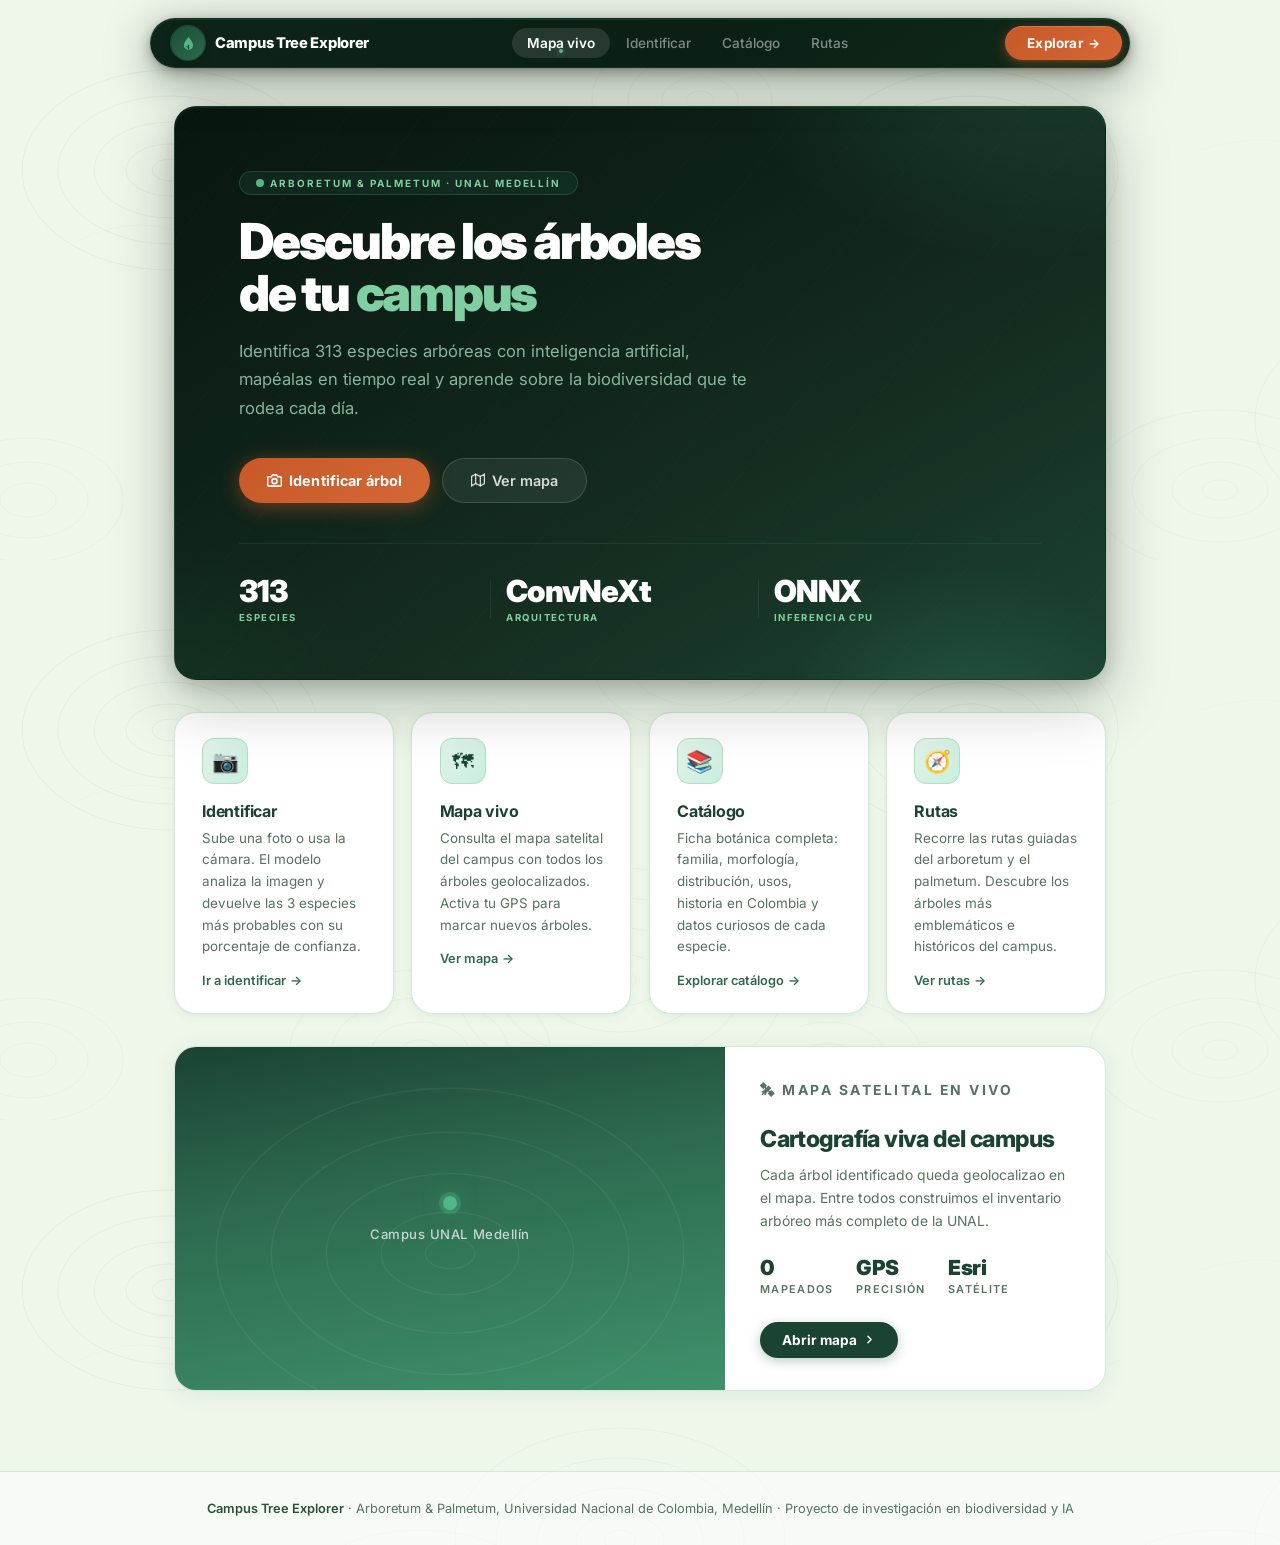
<file: app/navbar_component.html>
<!DOCTYPE html>
<html lang="es">
<head>
  <meta charset="UTF-8">
  <meta name="viewport" content="width=device-width, initial-scale=1.0">
  <title>Campus Tree Explorer — Navbar</title>
  <link rel="preconnect" href="https://fonts.googleapis.com">
  <link rel="preconnect" href="https://fonts.gstatic.com" crossorigin>
  <link href="https://fonts.googleapis.com/css2?family=Inter:wght@400;500;600;700;800;900&display=swap" rel="stylesheet">
  <style>
    *, *::before, *::after { box-sizing: border-box; margin: 0; padding: 0; }

    /* ═══════════════════════════════════════════════════════════
       TOKENS
    ═══════════════════════════════════════════════════════════ */
    :root {
      --nav-bg:        #0B1F14;
      --nav-border:    rgba(82,183,136,.12);
      --nav-glow:      rgba(82,183,136,.10);
      --link-active:   #ffffff;
      --link-idle:     rgba(255,255,255,.48);
      --link-hover:    rgba(255,255,255,.82);
      --link-bg-hover: rgba(255,255,255,.08);
      --link-bg-on:    rgba(255,255,255,.11);
      --dot:           #52B788;
      --cta:           #C85828;
      --cta-h:         #D96B35;
      --cta-shadow:    rgba(200,88,40,.42);
      --page-bg:       #EFF7EB;
      --topo:          %234a7c5f;   /* URL-encoded for SVG */
      --card-bg:       #ffffff;
      --card-bd:       #D3E8D8;
      --text-hi:       #1B4332;
      --text-mid:      #2D5038;
      --text-lo:       #567360;
      --forest-hero:   #0B1F14;
      --r-full:        999px;
      --r-xl:          22px;
      --r-lg:          16px;
      --r-md:          12px;
    }

    /* ═══════════════════════════════════════════════════════════
       PAGE — topographic background
    ═══════════════════════════════════════════════════════════ */
    body {
      font-family: 'Inter', -apple-system, BlinkMacSystemFont, sans-serif;
      -webkit-font-smoothing: antialiased;
      color: var(--text-hi);
      min-height: 100vh;
      /* Soft beige-green base */
      background-color: #EFF7EB;
      /* Topographic contour lines via tiled SVG */
      background-image: url("data:image/svg+xml,%3Csvg xmlns='http://www.w3.org/2000/svg' width='800' height='560'%3E%3Cg fill='none' stroke='%234a7c5f' stroke-width='0.8'%3E%3C!-- Hill A (centre-left) --%3E%3Cellipse cx='170' cy='170' rx='148' ry='100' opacity='.10'/%3E%3Cellipse cx='170' cy='170' rx='112' ry='74' opacity='.10'/%3E%3Cellipse cx='170' cy='170' rx='76' ry='48' opacity='.10'/%3E%3Cellipse cx='170' cy='170' rx='44' ry='26' opacity='.10'/%3E%3Cellipse cx='170' cy='170' rx='18' ry='11' opacity='.10'/%3E%3C!-- Hill B (lower-right) --%3E%3Cellipse cx='620' cy='420' rx='165' ry='112' opacity='.08'/%3E%3Cellipse cx='620' cy='420' rx='124' ry='82' opacity='.08'/%3E%3Cellipse cx='620' cy='420' rx='83' ry='52' opacity='.08'/%3E%3Cellipse cx='620' cy='420' rx='44' ry='26' opacity='.08'/%3E%3Cellipse cx='620' cy='420' rx='16' ry='10' opacity='.08'/%3E%3C!-- Hill C (upper-right) --%3E%3Cellipse cx='700' cy='100' rx='108' ry='72' opacity='.07'/%3E%3Cellipse cx='700' cy='100' rx='72' ry='46' opacity='.07'/%3E%3Cellipse cx='700' cy='100' rx='38' ry='23' opacity='.07'/%3E%3Cellipse cx='700' cy='100' rx='14' ry='9' opacity='.07'/%3E%3C!-- Hill D (lower-left edge) --%3E%3Cellipse cx='28' cy='500' rx='95' ry='62' opacity='.065'/%3E%3Cellipse cx='28' cy='500' rx='60' ry='38' opacity='.065'/%3E%3Cellipse cx='28' cy='500' rx='28' ry='17' opacity='.065'/%3E%3C!-- Hill E (mid) --%3E%3Cellipse cx='420' cy='490' rx='130' ry='80' opacity='.07'/%3E%3Cellipse cx='420' cy='490' rx='88' ry='52' opacity='.07'/%3E%3Cellipse cx='420' cy='490' rx='48' ry='28' opacity='.07'/%3E%3Cellipse cx='420' cy='490' rx='18' ry='10' opacity='.07'/%3E%3C!-- Contour cross-lines --%3E%3Cpath d='M80 240 Q140 210 200 240 Q260 270 320 240' stroke-width='0.6' opacity='.05'/%3E%3Cpath d='M400 150 Q460 130 520 150 Q580 170 640 150' stroke-width='0.6' opacity='.05'/%3E%3C/g%3E%3C/svg%3E");
      background-size: 800px 560px;
    }

    /* ═══════════════════════════════════════════════════════════
       NAVBAR OUTER WRAPPER
    ═══════════════════════════════════════════════════════════ */
    .nav-outer {
      position: sticky;
      top: 18px;
      z-index: 200;
      padding: 0 1.5rem;
    }

    /* ─── Capsule shell ─────────────────────────────────────── */
    .nav-capsule {
      max-width: 980px;
      margin: 0 auto;
      background: linear-gradient(145deg, #0D2419 0%, #0B1F14 55%, #0F2A1A 100%);
      border-radius: var(--r-full);
      padding: 7px 7px 7px 20px;
      display: flex;
      align-items: center;
      justify-content: space-between;
      gap: 8px;
      border: 1px solid var(--nav-border);
      box-shadow:
        0 12px 48px rgba(6,18,10,.40),
        0  4px 14px rgba(6,18,10,.28),
        0  1px  3px rgba(6,18,10,.18),
        inset 0 1px 0 rgba(82,183,136,.13);
      /* subtle inner glow */
      backdrop-filter: blur(12px);
    }

    /* ─── Brand ─────────────────────────────────────────────── */
    .nav-brand {
      display: flex;
      align-items: center;
      gap: 10px;
      text-decoration: none;
      flex-shrink: 0;
    }
    .nav-logo {
      width: 34px; height: 34px;
      background: linear-gradient(145deg, #1A4D34, #2D6A4F);
      border-radius: 50%;
      display: flex;
      align-items: center;
      justify-content: center;
      box-shadow:
        0 0 0 1px rgba(82,183,136,.28),
        0 3px 10px rgba(6,18,10,.3);
      flex-shrink: 0;
    }
    .nav-brand-name {
      font-size: .92rem;
      font-weight: 800;
      color: #fff;
      letter-spacing: -.02em;
      white-space: nowrap;
    }

    /* ─── Nav links ─────────────────────────────────────────── */
    .nav-links {
      display: flex;
      align-items: center;
      gap: 1px;
      flex: 1;
      justify-content: center;
    }
    .nav-link {
      position: relative;
      font-size: .85rem;
      font-weight: 500;
      color: var(--link-idle);
      padding: 7px 15px;
      border-radius: var(--r-full);
      text-decoration: none;
      white-space: nowrap;
      transition: color .15s ease, background .15s ease;
      user-select: none;
    }
    .nav-link:hover {
      color: var(--link-hover);
      background: var(--link-bg-hover);
    }
    .nav-link.active {
      color: var(--link-active);
      font-weight: 600;
      background: var(--link-bg-on);
    }
    /* Green dot under active link */
    .nav-link.active::after {
      content: '';
      position: absolute;
      bottom: 5px;
      left: 50%;
      transform: translateX(-50%);
      width: 4px;
      height: 4px;
      background: var(--dot);
      border-radius: 50%;
      box-shadow: 0 0 6px rgba(82,183,136,.8);
    }

    /* ─── Mobile hamburger ──────────────────────────────────── */
    .nav-hamburger {
      display: none;
      width: 38px; height: 38px;
      background: rgba(255,255,255,.09);
      border: 1px solid rgba(255,255,255,.1);
      border-radius: var(--r-full);
      cursor: pointer;
      align-items: center;
      justify-content: center;
      flex-direction: column;
      gap: 4px;
      flex-shrink: 0;
      transition: background .15s;
    }
    .nav-hamburger:hover { background: rgba(255,255,255,.14); }
    .nav-hamburger span {
      display: block;
      width: 15px; height: 1.5px;
      background: rgba(255,255,255,.75);
      border-radius: 2px;
      transition: transform .2s, opacity .2s;
    }
    .nav-hamburger.open span:nth-child(1) { transform: translateY(5.5px) rotate(45deg); }
    .nav-hamburger.open span:nth-child(2) { opacity: 0; transform: scaleX(0); }
    .nav-hamburger.open span:nth-child(3) { transform: translateY(-5.5px) rotate(-45deg); }

    /* ─── CTA button ────────────────────────────────────────── */
    .nav-cta {
      display: inline-flex;
      align-items: center;
      gap: 5px;
      background: linear-gradient(135deg, #C85828 0%, #D46835 100%);
      color: #fff;
      font-size: .84rem;
      font-weight: 700;
      padding: 9px 22px;
      border-radius: var(--r-full);
      text-decoration: none;
      letter-spacing: .015em;
      flex-shrink: 0;
      box-shadow:
        0 3px 14px var(--cta-shadow),
        0 1px  3px rgba(200,88,40,.25),
        inset 0 1px 0 rgba(255,255,255,.15);
      transition: transform .15s ease, box-shadow .15s ease, background .15s ease;
    }
    .nav-cta:hover {
      background: linear-gradient(135deg, #D96B35 0%, #E07B42 100%);
      transform: translateY(-1.5px) scale(1.015);
      box-shadow:
        0 6px 24px rgba(200,88,40,.55),
        0 2px  6px rgba(200,88,40,.3),
        inset 0 1px 0 rgba(255,255,255,.18);
    }
    .nav-cta:active {
      transform: translateY(0) scale(1);
      box-shadow: 0 2px 8px var(--cta-shadow);
    }
    .cta-arrow {
      font-size: .8rem;
      transition: transform .15s;
    }
    .nav-cta:hover .cta-arrow { transform: translateX(2px); }

    /* Mobile dropdown */
    .nav-mobile-menu {
      display: none;
      max-width: 980px;
      margin: 10px auto 0;
      background: linear-gradient(145deg, #0D2419, #0B1F14);
      border: 1px solid var(--nav-border);
      border-radius: var(--r-xl);
      padding: 10px;
      gap: 2px;
      flex-direction: column;
      box-shadow: 0 8px 32px rgba(6,18,10,.35);
    }
    .nav-mobile-menu.open { display: flex; }
    .nav-mobile-menu .nav-link {
      padding: 11px 18px;
      border-radius: var(--r-md);
      font-size: .9rem;
    }
    .nav-mobile-menu .nav-link.active::after { display: none; }

    /* ═══════════════════════════════════════════════════════════
       DEMO PAGE CONTENT
    ═══════════════════════════════════════════════════════════ */
    .page {
      max-width: 980px;
      margin: 3.5rem auto 5rem;
      padding: 0 1.5rem;
    }

    /* ─── Hero ──────────────────────────────────────────────── */
    .hero {
      background:
        radial-gradient(ellipse 65% 80% at 92% -15%, rgba(82,183,136,.20) 0%, transparent 52%),
        radial-gradient(ellipse 45% 60% at -3% 105%, rgba(20,80,45,.26) 0%, transparent 50%),
        linear-gradient(152deg, #081610 0%, #0E2118 35%, #152E20 65%, #1B4332 100%);
      border-radius: var(--r-xl);
      padding: 4rem 4rem 3.5rem;
      margin-bottom: 2rem;
      position: relative;
      overflow: hidden;
      box-shadow:
        0 20px 64px rgba(6,18,10,.28),
        0  6px 20px rgba(6,18,10,.16),
        inset 0 1px 0 rgba(82,183,136,.10);
      border: 1px solid rgba(82,183,136,.07);
    }
    /* Diagonal stripe texture */
    .hero::before {
      content: '';
      position: absolute;
      inset: 0;
      background: repeating-linear-gradient(
        -52deg, transparent, transparent 58px,
        rgba(82,183,136,.018) 58px, rgba(82,183,136,.018) 59px
      );
      pointer-events: none;
    }
    /* Ambient bottom-right glow */
    .hero::after {
      content: '';
      position: absolute;
      bottom: -30%; right: -5%;
      width: 380px; height: 300px;
      background: radial-gradient(ellipse, rgba(82,183,136,.15) 0%, transparent 65%);
      pointer-events: none;
    }
    .hero-tag {
      display: inline-flex;
      align-items: center;
      gap: 6px;
      font-size: .62rem;
      font-weight: 700;
      letter-spacing: .2em;
      text-transform: uppercase;
      color: #80CFA2;
      background: rgba(82,183,136,.09);
      border: 1px solid rgba(82,183,136,.22);
      border-radius: var(--r-full);
      padding: .32rem 1rem;
      margin-bottom: 1.3rem;
      position: relative;
    }
    .hero h1 {
      font-size: 3.1rem;
      font-weight: 900;
      color: #fff;
      line-height: 1.04;
      letter-spacing: -.045em;
      margin-bottom: 1.1rem;
      position: relative;
      z-index: 1;
    }
    .hero h1 em {
      font-style: normal;
      color: #80CFA2;
    }
    .hero-sub {
      font-size: 1.04rem;
      color: rgba(168,223,192,.78);
      line-height: 1.72;
      max-width: 510px;
      margin-bottom: 2.2rem;
      position: relative;
      z-index: 1;
    }
    .hero-actions {
      display: flex;
      gap: 12px;
      flex-wrap: wrap;
      position: relative;
      z-index: 1;
    }
    .btn-cta {
      display: inline-flex;
      align-items: center;
      gap: 7px;
      background: linear-gradient(135deg, #C85828 0%, #D46835 100%);
      color: #fff;
      font-weight: 700;
      font-size: .9rem;
      padding: 13px 28px;
      border-radius: var(--r-full);
      text-decoration: none;
      box-shadow: 0 4px 20px rgba(200,88,40,.48);
      transition: transform .15s, box-shadow .15s;
      letter-spacing: .01em;
    }
    .btn-cta:hover {
      transform: translateY(-2px);
      box-shadow: 0 8px 32px rgba(200,88,40,.58);
    }
    .btn-ghost {
      display: inline-flex;
      align-items: center;
      gap: 7px;
      background: rgba(255,255,255,.07);
      color: rgba(255,255,255,.82);
      font-weight: 600;
      font-size: .9rem;
      padding: 13px 28px;
      border-radius: var(--r-full);
      text-decoration: none;
      border: 1px solid rgba(255,255,255,.14);
      transition: background .15s;
    }
    .btn-ghost:hover { background: rgba(255,255,255,.13); }

    /* Hero stats strip */
    .hero-stats {
      display: flex;
      gap: 0;
      margin-top: 2.5rem;
      padding-top: 2rem;
      border-top: 1px solid rgba(82,183,136,.12);
      flex-wrap: wrap;
    }
    .hero-stat {
      flex: 1;
      min-width: 100px;
      display: flex;
      flex-direction: column;
      padding-right: 2rem;
      position: relative;
    }
    .hero-stat + .hero-stat::before {
      content: '';
      position: absolute;
      left: 0; top: 10%; bottom: 10%;
      width: 1px;
      background: rgba(82,183,136,.14);
      margin-left: -1rem;
    }
    .hero-stat-val {
      font-size: 1.9rem;
      font-weight: 900;
      color: #fff;
      letter-spacing: -.035em;
      line-height: 1;
    }
    .hero-stat-lbl {
      font-size: .6rem;
      font-weight: 700;
      text-transform: uppercase;
      letter-spacing: .15em;
      color: #80CFA2;
      margin-top: .35rem;
    }

    /* ─── Feature cards ─────────────────────────────────────── */
    .features {
      display: grid;
      grid-template-columns: repeat(auto-fit, minmax(210px, 1fr));
      gap: 1.1rem;
      margin-bottom: 2rem;
    }
    .feature-card {
      background: var(--card-bg);
      border: 1px solid var(--card-bd);
      border-radius: var(--r-xl);
      padding: 1.55rem 1.7rem;
      box-shadow: 0 2px 14px rgba(26,67,50,.06), 0 1px 3px rgba(26,67,50,.04);
      transition: transform .18s ease, box-shadow .18s ease;
    }
    .feature-card:hover {
      transform: translateY(-3px);
      box-shadow: 0 8px 28px rgba(26,67,50,.10), 0 2px 6px rgba(26,67,50,.06);
    }
    .feature-icon {
      width: 46px; height: 46px;
      background: linear-gradient(135deg, #E3F5EA, #C8EEDD);
      border: 1px solid #B0DFC4;
      border-radius: var(--r-md);
      display: flex;
      align-items: center;
      justify-content: center;
      font-size: 1.35rem;
      margin-bottom: 1.1rem;
    }
    .feature-card h3 {
      font-size: 1rem;
      font-weight: 700;
      color: var(--text-hi);
      margin-bottom: .4rem;
      letter-spacing: -.015em;
    }
    .feature-card p {
      font-size: .84rem;
      color: var(--text-lo);
      line-height: 1.62;
    }
    .feature-link {
      display: inline-flex;
      align-items: center;
      gap: 4px;
      font-size: .8rem;
      font-weight: 600;
      color: #2D6A4F;
      text-decoration: none;
      margin-top: .9rem;
      transition: gap .15s;
    }
    .feature-link:hover { gap: 7px; }

    /* ─── Map preview section ───────────────────────────────── */
    .map-preview {
      background: var(--card-bg);
      border: 1px solid var(--card-bd);
      border-radius: var(--r-xl);
      overflow: hidden;
      box-shadow: 0 4px 24px rgba(26,67,50,.08);
      display: grid;
      grid-template-columns: 1fr 380px;
    }
    .map-placeholder {
      background:
        linear-gradient(170deg, #1B4332 0%, #2D6A4F 40%, #40916C 100%);
      min-height: 340px;
      display: flex;
      align-items: center;
      justify-content: center;
      flex-direction: column;
      gap: 1rem;
      position: relative;
      overflow: hidden;
    }
    .map-placeholder::before {
      content: '';
      position: absolute;
      inset: 0;
      background-image: url("data:image/svg+xml,%3Csvg xmlns='http://www.w3.org/2000/svg' width='400' height='300'%3E%3Cg fill='none' stroke='rgba(255,255,255,0.06)' stroke-width='1'%3E%3Cellipse cx='200' cy='150' rx='170' ry='120'/%3E%3Cellipse cx='200' cy='150' rx='130' ry='88'/%3E%3Cellipse cx='200' cy='150' rx='90' ry='58'/%3E%3Cellipse cx='200' cy='150' rx='50' ry='30'/%3E%3Cellipse cx='200' cy='150' rx='18' ry='11'/%3E%3C/g%3E%3C/svg%3E");
      background-size: cover;
    }
    .map-dot {
      width: 14px; height: 14px;
      background: #52B788;
      border-radius: 50%;
      box-shadow: 0 0 0 4px rgba(82,183,136,.3), 0 0 20px rgba(82,183,136,.5);
      animation: pulse 2s ease-in-out infinite;
    }
    @keyframes pulse {
      0%, 100% { box-shadow: 0 0 0 4px rgba(82,183,136,.3), 0 0 20px rgba(82,183,136,.4); }
      50%       { box-shadow: 0 0 0 9px rgba(82,183,136,.12), 0 0 32px rgba(82,183,136,.6); }
    }
    .map-label {
      color: rgba(255,255,255,.72);
      font-size: .82rem;
      font-weight: 500;
      letter-spacing: .04em;
    }
    .map-info {
      padding: 2rem 2.2rem;
      display: flex;
      flex-direction: column;
      justify-content: center;
    }
    .map-tag {
      font-size: .62rem;
      font-weight: 700;
      letter-spacing: .18em;
      text-transform: uppercase;
      color: #40916C;
      margin-bottom: .7rem;
    }
    .map-info h2 {
      font-size: 1.45rem;
      font-weight: 800;
      color: var(--text-hi);
      letter-spacing: -.025em;
      margin-bottom: .65rem;
      line-height: 1.25;
    }
    .map-info p {
      font-size: .87rem;
      color: var(--text-lo);
      line-height: 1.65;
      margin-bottom: 1.4rem;
    }
    .map-stats {
      display: flex;
      gap: 1.4rem;
      margin-bottom: 1.6rem;
    }
    .map-stat-item { display: flex; flex-direction: column; gap: 2px; }
    .map-stat-n {
      font-size: 1.3rem;
      font-weight: 900;
      color: var(--text-hi);
      letter-spacing: -.025em;
    }
    .map-stat-l {
      font-size: .68rem;
      font-weight: 600;
      text-transform: uppercase;
      letter-spacing: .12em;
      color: var(--text-lo);
    }
    .btn-map {
      display: inline-flex;
      align-items: center;
      gap: 6px;
      align-self: flex-start;
      background: var(--text-hi);
      color: #fff;
      font-weight: 700;
      font-size: .85rem;
      padding: 10px 22px;
      border-radius: var(--r-full);
      text-decoration: none;
      box-shadow: 0 3px 12px rgba(26,67,50,.28);
      transition: transform .15s, background .15s;
    }
    .btn-map:hover { background: #2D6A4F; transform: translateY(-1px); }

    /* ═══════════════════════════════════════════════════════════
       FOOTER
    ═══════════════════════════════════════════════════════════ */
    footer {
      border-top: 1px solid #D3E8D8;
      background: rgba(255,255,255,.5);
      padding: 1.8rem 1.5rem;
      text-align: center;
    }
    footer p {
      font-size: .8rem;
      color: var(--text-lo);
    }
    footer strong { color: var(--text-mid); font-weight: 600; }

    /* ═══════════════════════════════════════════════════════════
       RESPONSIVE
    ═══════════════════════════════════════════════════════════ */
    @media (max-width: 740px) {
      .nav-capsule  { border-radius: var(--r-xl); padding: 7px 7px 7px 16px; }
      .nav-links    { display: none; }
      .nav-hamburger { display: flex; }

      .hero         { padding: 2.8rem 2rem 2.4rem; }
      .hero h1      { font-size: 2.2rem; }
      .hero-stats   { gap: 1.2rem; }
      .hero-stat + .hero-stat::before { display: none; }

      .map-preview  { grid-template-columns: 1fr; }
      .map-placeholder { min-height: 200px; }
    }
    @media (max-width: 480px) {
      .nav-outer    { top: 10px; padding: 0 .9rem; }
      .nav-brand-name { display: none; }
      .hero h1      { font-size: 1.9rem; }
      .features     { grid-template-columns: 1fr; }
    }
  </style>
</head>
<body>

  <!-- ═══════════════════════════════════════════════════════
       NAVBAR
  ═══════════════════════════════════════════════════════ -->
  <header class="nav-outer" role="banner">
    <nav aria-label="Navegación principal">
      <!-- ── Capsule ─────────────────────────────────────── -->
      <div class="nav-capsule">

        <!-- Brand -->
        <a href="#" class="nav-brand" aria-label="Campus Tree Explorer — inicio">
          <div class="nav-logo" aria-hidden="true">
            <!-- Leaf icon -->
            <svg width="17" height="17" viewBox="0 0 24 24" fill="none" xmlns="http://www.w3.org/2000/svg">
              <path d="M12 3C9.2 6.2 5.5 10.2 5.5 14.5a6.5 6.5 0 0 0 13 0C18.5 10.2 14.8 6.2 12 3z" fill="#52B788"/>
              <path d="M12 14.5v5.5" stroke="#1B4332" stroke-width="1.6" stroke-linecap="round"/>
              <path d="M12 17.5c-1.5 0-3-1.2-3-1.2" stroke="#1B4332" stroke-width="1.4" stroke-linecap="round"/>
            </svg>
          </div>
          <span class="nav-brand-name">Campus Tree Explorer</span>
        </a>

        <!-- Desktop links -->
        <div class="nav-links" role="list">
          <a href="#" class="nav-link active" role="listitem" aria-current="page">Mapa vivo</a>
          <a href="#" class="nav-link" role="listitem">Identificar</a>
          <a href="#" class="nav-link" role="listitem">Catálogo</a>
          <a href="#" class="nav-link" role="listitem">Rutas</a>
        </div>

        <!-- Mobile hamburger -->
        <button class="nav-hamburger" id="hamburger" aria-label="Abrir menú" aria-expanded="false" aria-controls="mobile-menu">
          <span></span><span></span><span></span>
        </button>

        <!-- CTA -->
        <a href="#" class="nav-cta" aria-label="Empezar a explorar el campus">
          Explorar <span class="cta-arrow" aria-hidden="true">→</span>
        </a>
      </div>

      <!-- ── Mobile dropdown ────────────────────────────── -->
      <div class="nav-mobile-menu" id="mobile-menu" role="list" aria-label="Menú móvil">
        <a href="#" class="nav-link active" role="listitem" aria-current="page">🗺 Mapa vivo</a>
        <a href="#" class="nav-link" role="listitem">📷 Identificar</a>
        <a href="#" class="nav-link" role="listitem">📚 Catálogo</a>
        <a href="#" class="nav-link" role="listitem">🧭 Rutas</a>
      </div>
    </nav>
  </header>

  <!-- ═══════════════════════════════════════════════════════
       DEMO PAGE CONTENT
  ═══════════════════════════════════════════════════════ -->
  <main class="page" id="main">

    <!-- Hero -->
    <section class="hero" aria-labelledby="hero-heading">
      <div class="hero-tag">
        <svg width="8" height="8" viewBox="0 0 8 8" fill="#52B788"><circle cx="4" cy="4" r="4"/></svg>
        Arboretum &amp; Palmetum · UNAL Medellín
      </div>
      <h1 id="hero-heading">
        Descubre los árboles<br>
        de tu <em>campus</em>
      </h1>
      <p class="hero-sub">
        Identifica 313 especies arbóreas con inteligencia artificial,
        mapéalas en tiempo real y aprende sobre la biodiversidad
        que te rodea cada día.
      </p>
      <div class="hero-actions">
        <a href="#" class="btn-cta">
          <svg width="15" height="15" viewBox="0 0 24 24" fill="none" stroke="currentColor" stroke-width="2.5" stroke-linecap="round"><path d="M23 19a2 2 0 0 1-2 2H3a2 2 0 0 1-2-2V8a2 2 0 0 1 2-2h4l2-3h6l2 3h4a2 2 0 0 1 2 2z"/><circle cx="12" cy="13" r="4"/></svg>
          Identificar árbol
        </a>
        <a href="#" class="btn-ghost">
          <svg width="14" height="14" viewBox="0 0 24 24" fill="none" stroke="currentColor" stroke-width="2.2" stroke-linecap="round"><polygon points="1 6 1 22 8 18 16 22 23 18 23 2 16 6 8 2 1 6"/><line x1="8" y1="2" x2="8" y2="18"/><line x1="16" y1="6" x2="16" y2="22"/></svg>
          Ver mapa
        </a>
      </div>
      <div class="hero-stats" role="list" aria-label="Estadísticas del modelo">
        <div class="hero-stat" role="listitem">
          <span class="hero-stat-val">313</span>
          <span class="hero-stat-lbl">Especies</span>
        </div>
        <div class="hero-stat" role="listitem">
          <span class="hero-stat-val">ConvNeXt</span>
          <span class="hero-stat-lbl">Arquitectura</span>
        </div>
        <div class="hero-stat" role="listitem">
          <span class="hero-stat-val">ONNX</span>
          <span class="hero-stat-lbl">Inferencia CPU</span>
        </div>
      </div>
    </section>

    <!-- Feature cards -->
    <section aria-label="Funcionalidades principales">
      <div class="features">
        <article class="feature-card">
          <div class="feature-icon" aria-hidden="true">📷</div>
          <h3>Identificar</h3>
          <p>Sube una foto o usa la cámara. El modelo analiza la imagen y devuelve las 3 especies más probables con su porcentaje de confianza.</p>
          <a href="#" class="feature-link">Ir a identificar <span aria-hidden="true">→</span></a>
        </article>
        <article class="feature-card">
          <div class="feature-icon" aria-hidden="true">🗺</div>
          <h3>Mapa vivo</h3>
          <p>Consulta el mapa satelital del campus con todos los árboles geolocalizados. Activa tu GPS para marcar nuevos árboles.</p>
          <a href="#" class="feature-link">Ver mapa <span aria-hidden="true">→</span></a>
        </article>
        <article class="feature-card">
          <div class="feature-icon" aria-hidden="true">📚</div>
          <h3>Catálogo</h3>
          <p>Ficha botánica completa: familia, morfología, distribución, usos, historia en Colombia y datos curiosos de cada especie.</p>
          <a href="#" class="feature-link">Explorar catálogo <span aria-hidden="true">→</span></a>
        </article>
        <article class="feature-card">
          <div class="feature-icon" aria-hidden="true">🧭</div>
          <h3>Rutas</h3>
          <p>Recorre las rutas guiadas del arboretum y el palmetum. Descubre los árboles más emblemáticos e históricos del campus.</p>
          <a href="#" class="feature-link">Ver rutas <span aria-hidden="true">→</span></a>
        </article>
      </div>
    </section>

    <!-- Map preview -->
    <section class="map-preview" aria-label="Vista previa del mapa del campus">
      <div class="map-placeholder" aria-hidden="true">
        <div class="map-dot"></div>
        <span class="map-label">Campus UNAL Medellín</span>
      </div>
      <div class="map-info">
        <p class="map-tag">🛰 Mapa satelital en vivo</p>
        <h2>Cartografía viva del campus</h2>
        <p>Cada árbol identificado queda geolocalizao en el mapa. Entre todos construimos el inventario arbóreo más completo de la UNAL.</p>
        <div class="map-stats" aria-label="Datos del mapa">
          <div class="map-stat-item">
            <span class="map-stat-n">0</span>
            <span class="map-stat-l">Mapeados</span>
          </div>
          <div class="map-stat-item">
            <span class="map-stat-n">GPS</span>
            <span class="map-stat-l">Precisión</span>
          </div>
          <div class="map-stat-item">
            <span class="map-stat-n">Esri</span>
            <span class="map-stat-l">Satélite</span>
          </div>
        </div>
        <a href="#" class="btn-map">
          Abrir mapa
          <svg width="13" height="13" viewBox="0 0 24 24" fill="none" stroke="currentColor" stroke-width="2.5" stroke-linecap="round" stroke-linejoin="round"><polyline points="9 18 15 12 9 6"/></svg>
        </a>
      </div>
    </section>

  </main>

  <footer>
    <p>
      <strong>Campus Tree Explorer</strong> ·
      Arboretum &amp; Palmetum, Universidad Nacional de Colombia, Medellín ·
      Proyecto de investigación en biodiversidad y IA
    </p>
  </footer>

  <!-- ═══════════════════════════════════════════════════════
       INTERACTIONS
  ═══════════════════════════════════════════════════════ -->
  <script>
    // ── Active link state ──────────────────────────────────
    document.querySelectorAll('.nav-link, .nav-mobile-menu .nav-link').forEach(link => {
      link.addEventListener('click', e => {
        if (link.closest('.nav-links')) {
          document.querySelectorAll('.nav-links .nav-link').forEach(l => l.classList.remove('active'));
          document.querySelectorAll('.nav-mobile-menu .nav-link').forEach(l => l.classList.remove('active'));
        } else {
          document.querySelectorAll('.nav-mobile-menu .nav-link').forEach(l => l.classList.remove('active'));
          document.querySelectorAll('.nav-links .nav-link').forEach(l => l.classList.remove('active'));
        }
        // Mark equivalent link in both menus
        const text = link.textContent.replace(/[^\w\s]/g, '').trim().toLowerCase();
        document.querySelectorAll('.nav-link').forEach(l => {
          if (l.textContent.replace(/[^\w\s]/g, '').trim().toLowerCase() === text) {
            l.classList.add('active');
          }
        });
      });
    });

    // ── Mobile hamburger ───────────────────────────────────
    const hamburger = document.getElementById('hamburger');
    const mobileMenu = document.getElementById('mobile-menu');
    hamburger.addEventListener('click', () => {
      const isOpen = hamburger.classList.toggle('open');
      hamburger.setAttribute('aria-expanded', isOpen);
      hamburger.setAttribute('aria-label', isOpen ? 'Cerrar menú' : 'Abrir menú');
      mobileMenu.classList.toggle('open', isOpen);
    });

    // Close mobile menu when a link is clicked
    mobileMenu.querySelectorAll('.nav-link').forEach(link => {
      link.addEventListener('click', () => {
        hamburger.classList.remove('open');
        hamburger.setAttribute('aria-expanded', 'false');
        hamburger.setAttribute('aria-label', 'Abrir menú');
        mobileMenu.classList.remove('open');
      });
    });

    // Close on outside click
    document.addEventListener('click', e => {
      if (!e.target.closest('.nav-outer')) {
        hamburger.classList.remove('open');
        hamburger.setAttribute('aria-expanded', 'false');
        mobileMenu.classList.remove('open');
      }
    });
  </script>
</body>
</html>
</file>
